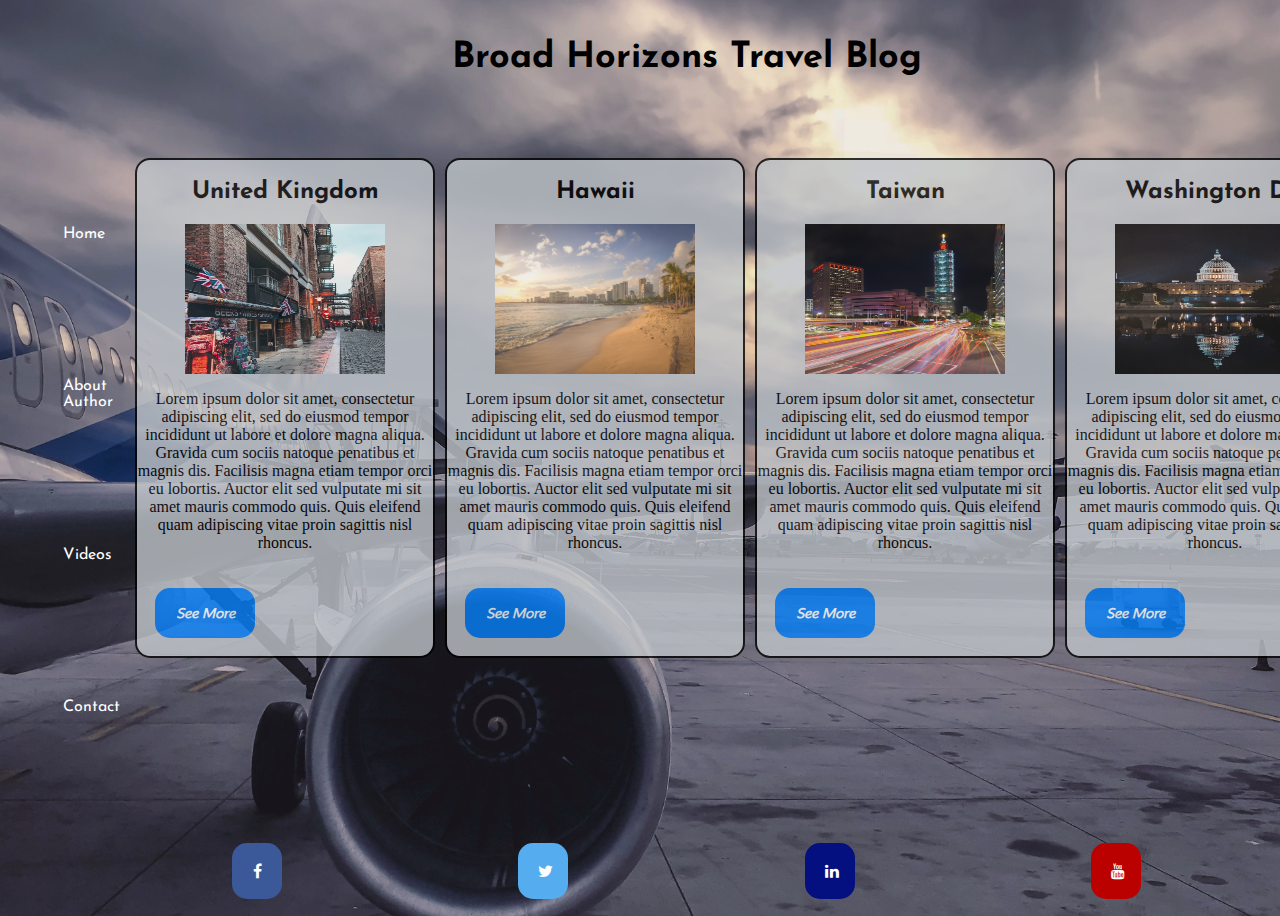
<file: index.html>
<!DOCTYPE html>
<html lang="en">

<head>
    <meta charset="UTF-8">
    <meta name="viewport" content="width=device-width, initial-scale=1.0">
    <title>Broad Horizons Travel Blog</title>
    <link rel="stylesheet" href="./CSS/styles.css">
    <link rel="preconnect" href="https://fonts.googleapis.com">
    <link rel="preconnect" href="https://fonts.gstatic.com" crossorigin>
    <link rel="preconnect" href="https://fonts.googleapis.com">
    <link rel="preconnect" href="https://fonts.gstatic.com" crossorigin>
    <link href="https://fonts.googleapis.com/css2?family=Josefin+Sans&family=Mooli&family=Quicksand&display=swap"
        rel="stylesheet">
    <link rel="stylesheet" href="https://cdnjs.cloudflare.com/ajax/libs/font-awesome/4.7.0/css/font-awesome.min.css">
</head>

<body>
    <div class="container">
        <header class="header">
            <h2>Broad Horizons Travel Blog</h2>
        </header> <!--Header-->
        <div class="main box"> <!--Main-->
            <div class="blogcard uk">
                <h2>United Kingdom</h2><img src="assets/images/unitedkingdom.jpg"
                    alt="an alleyway in the United Kingdom" width="200" height="150">
                <p class="blogtext">Lorem ipsum dolor sit amet, consectetur adipiscing elit, sed do eiusmod tempor
                    incididunt ut labore et dolore magna aliqua.
                    Gravida cum sociis natoque penatibus et magnis dis. Facilisis magna etiam tempor orci eu lobortis.
                    Auctor elit sed vulputate mi sit amet mauris commodo quis.
                    Quis eleifend quam adipiscing vitae proin sagittis nisl rhoncus.</p>
                <button class="blogbutton"><a href="bloguk.html"><i>See More</i></a></button>
            </div>
            <div class="blogcard hawaii">
                <h2>Hawaii</h2><img src="assets/images/hawaii.jpg" alt="a beach in hawaii" width="200" height="150">
                <p class="blogtext">Lorem ipsum dolor sit amet, consectetur adipiscing elit, sed do eiusmod tempor
                    incididunt ut labore et dolore magna aliqua.
                    Gravida cum sociis natoque penatibus et magnis dis. Facilisis magna etiam tempor orci eu lobortis.
                    Auctor elit sed vulputate mi sit amet mauris commodo quis.
                    Quis eleifend quam adipiscing vitae proin sagittis nisl rhoncus.</p>
                <button class="blogbutton"><a href="hawaii.html"><i>See More</i></a></button>
            </div>
            <div class="blogcard taiwan">
                <h2>Taiwan</h2><img src="assets/images/downtown taiwan.jpg" alt="a street at night in Taiwan"
                    width="200" height="150">
                <p class="blogtext">Lorem ipsum dolor sit amet, consectetur adipiscing elit, sed do eiusmod tempor
                    incididunt ut labore et dolore magna aliqua.
                    Gravida cum sociis natoque penatibus et magnis dis. Facilisis magna etiam tempor orci eu lobortis.
                    Auctor elit sed vulputate mi sit amet mauris commodo quis.
                    Quis eleifend quam adipiscing vitae proin sagittis nisl rhoncus.</p>
                <button class="blogbutton"><a href="taiwan.html"><i>See More</i></a></button>
            </div>
            <div class="blogcard dc">
                <h2>Washington DC</h2><img src="assets/images/capitol hill.jpg" alt="capitol building in washington dc"
                    width="200" height="150">
                <p class="blogtext">Lorem ipsum dolor sit amet, consectetur adipiscing elit, sed do eiusmod tempor
                    incididunt ut labore et dolore magna aliqua.
                    Gravida cum sociis natoque penatibus et magnis dis. Facilisis magna etiam tempor orci eu lobortis.
                    Auctor elit sed vulputate mi sit amet mauris commodo quis.
                    Quis eleifend quam adipiscing vitae proin sagittis nisl rhoncus.</p>
                <button class="blogbutton"><a href="dc.html"><i>See More</i></a></button>
            </div>
        </div>
        <div class="sidebar box"> <!--Sidebar-->
            <ul class="sideitems">
                <li><a href="index.html">Home</a></li>
                <li><a href="aboutauthor.html">About Author</a></li>
                <li><a href="https://www.youtube.com">Videos</a></li>
                <li><a href="#">Contact</a></li>
            </ul>
        </div>
        <footer class="footer"> <!--Footer-->
            <a href="https://www.facebook.com" class="fa fa-facebook"></a>
            <a href="https://www.twitter.com" class="fa fa-twitter"></a>
            <a href="https://www.linkedin.com" class="fa fa-linkedin"></a>
            <a href="https://www.youtube.com" class="fa fa-youtube"></a>
        </footer>
    </div>
</body>

</html>
</file>
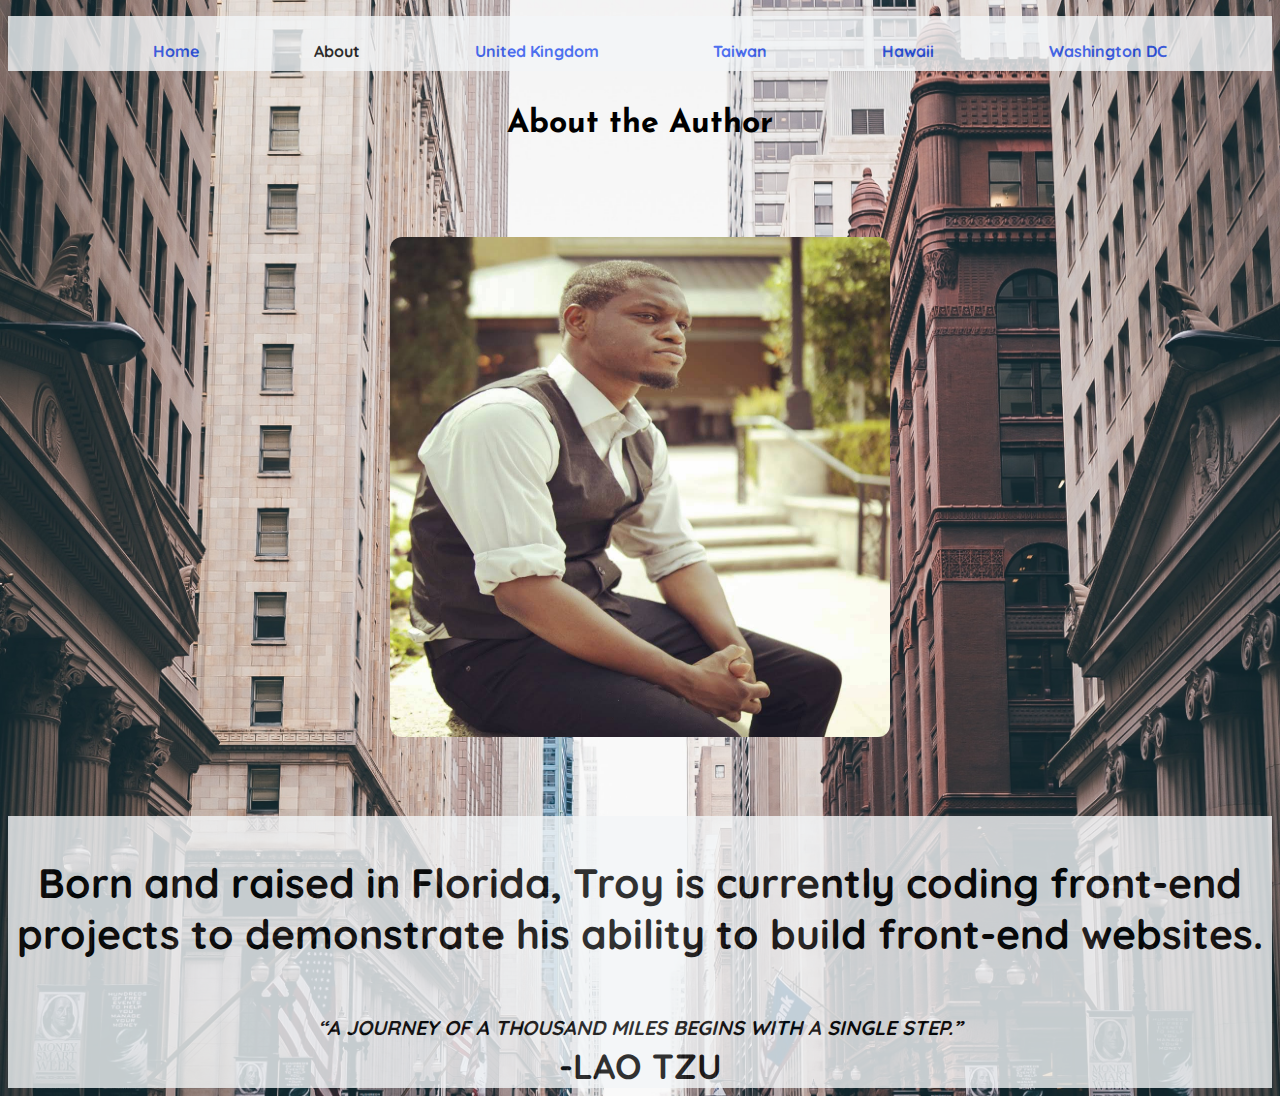
<file: aboutauthor.html>
<!DOCTYPE html>
<html lang="en">
<head>
    <meta charset="UTF-8">
    <meta name="viewport" content="width=device-width, initial-scale=1.0">
    <title>About the Author</title>
    <link rel="stylesheet" href="./CSS/newstyles.css">
    <link href="https://fonts.googleapis.com/css2?family=Josefin+Sans&family=Mooli&family=Quicksand&display=swap" rel="stylesheet">
</head>
<body>
    <div class="taskbar box">
        <ul class="tasklist newtasklist">
            <li><a href="index.html">Home</a></li>
            <li a href="aboutauthor.html">About</li>
            <li><a href="bloguk.html">United Kingdom</a></li>
            <li><a href="taiwan.html">Taiwan</a></li>
            <li><a href="hawaii.html">Hawaii</a></li>
            <li><a href="dc.html">Washington DC</a></li>
            
        </ul>
    </div>
    
    <div class="infocontainer">
    <h1 class="authorintro">About the Author</h1>
    <div class="heroimage"><img src="./assets/images/troyphoto.jpg" class="authorpic" alt="picture of the author" width="100" height="100"></div>
    <div class="authorbio">
    <div><h3 class="shortbio">Born and raised in Florida, Troy is currently coding front-end projects to demonstrate his ability to build front-end websites.</h3></div>
    <q>A JOURNEY OF A THOUSAND MILES BEGINS WITH A SINGLE STEP.</q> <br>-LAO TZU
    <div class="sociallinks"></div>
    </div>
    </div>
</body>
</html>
</file>
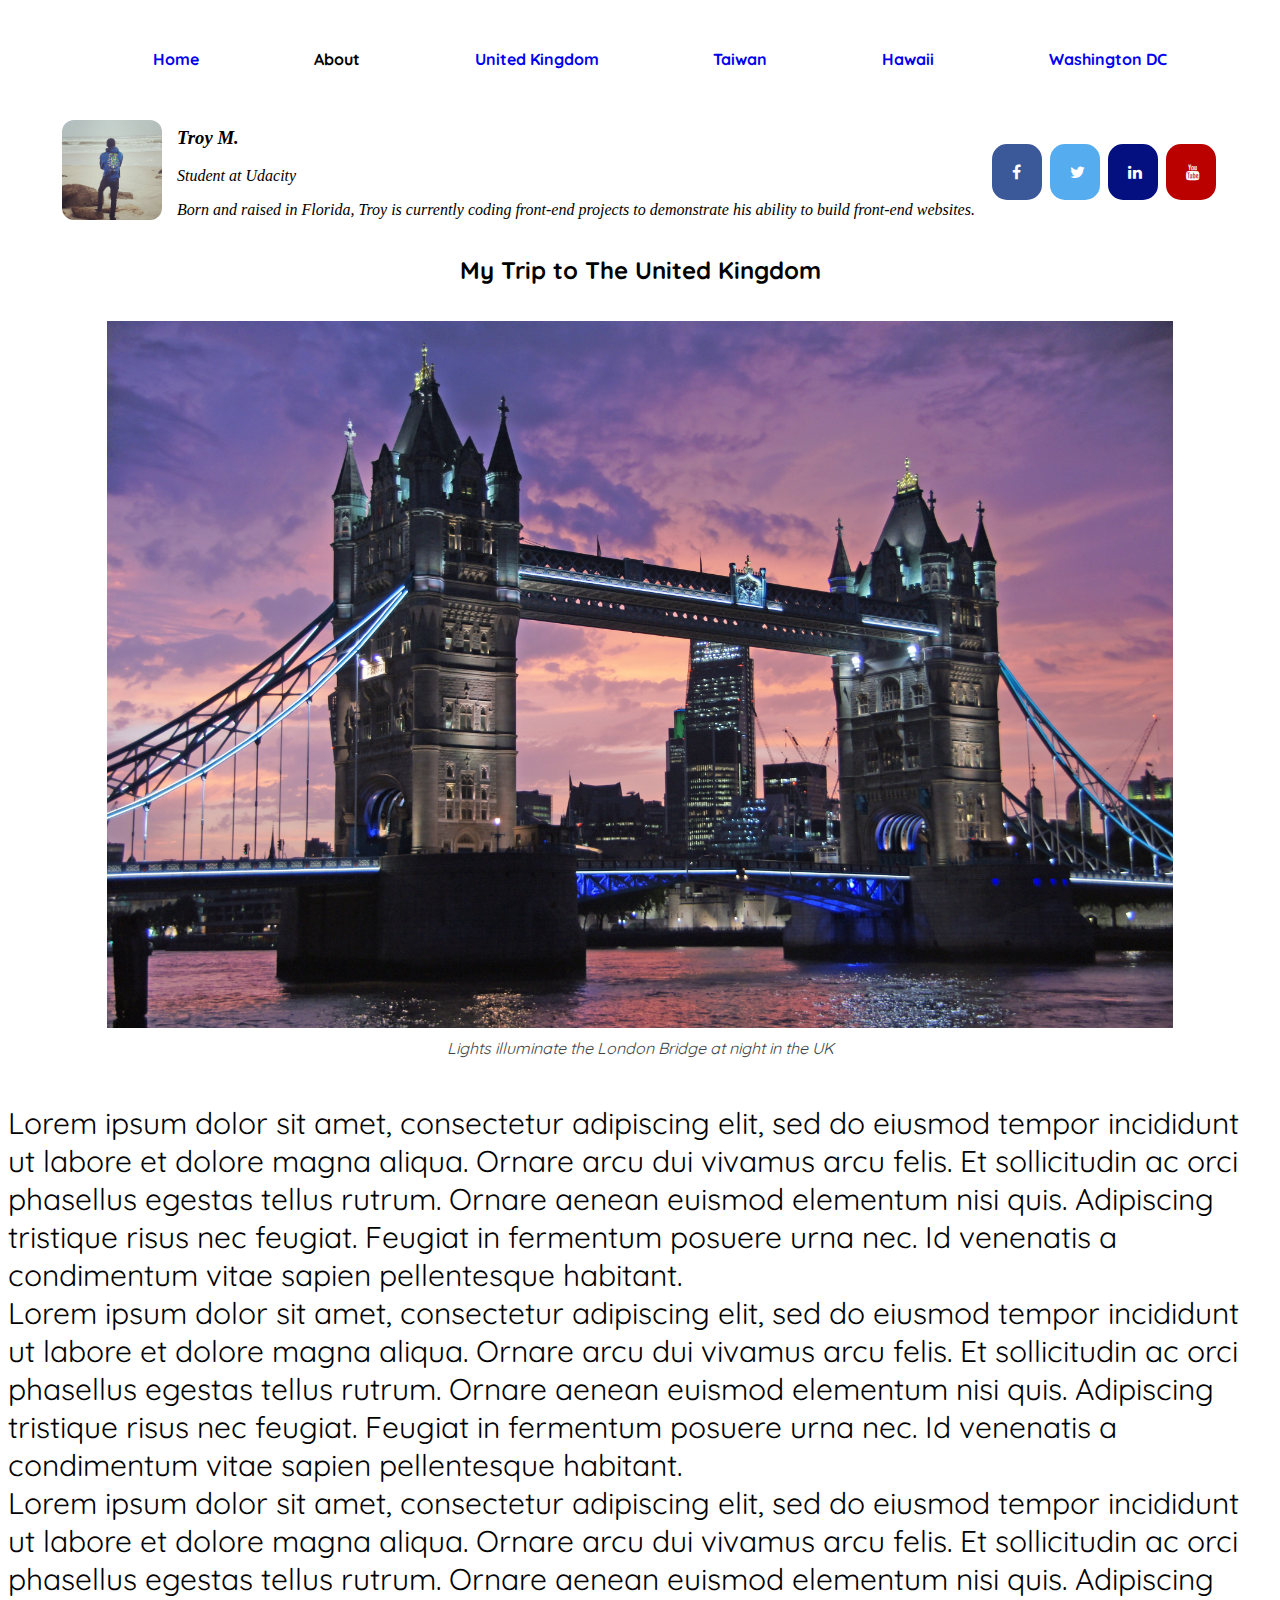
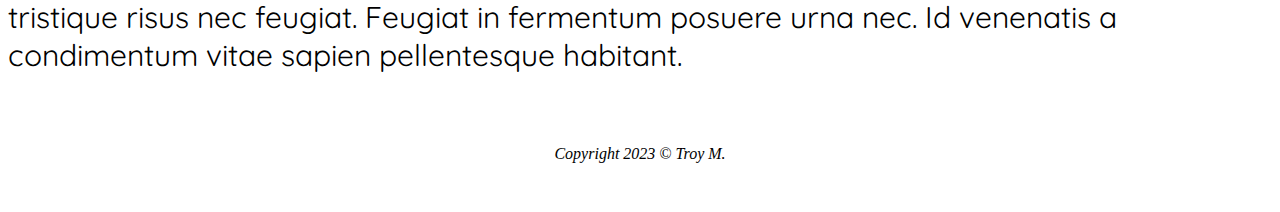
<file: bloguk.html>
<!DOCTYPE html>
<html lang="en">
<head>
    <meta charset="UTF-8">
    <meta name="viewport" content="width=device-width, initial-scale=1.0">
    <title>UK Trip</title>
    <link rel="stylesheet" href="./CSS/blogstyles.css">
    <link rel="preconnect" href="https://fonts.googleapis.com">
<link rel="preconnect" href="https://fonts.gstatic.com" crossorigin>
<link href="https://fonts.googleapis.com/css2?family=Josefin+Sans&family=Quicksand&display=swap" rel="stylesheet">
<link rel="stylesheet" href="https://cdnjs.cloudflare.com/ajax/libs/font-awesome/4.7.0/css/font-awesome.min.css">
</head>
<body>
<div class="newcontainer">
    <div class="taskbar box">
        <ul class="tasklist">
            <li><a href="index.html">Home</a></li>
            <li a href="aboutauthor.html">About</li>
            <li><a href="bloguk.html">United Kingdom</a></li>
            <li><a href="taiwan.html">Taiwan</a></li>
            <li><a href="hawaii.html">Hawaii</a></li>
            <li><a href="dc.html">Washington DC</a></li>
            
        </ul>
    </div>
    <header class="author box">
        <div class="authorphoto">
        <img src="assets/images/beachphoto.jpg" class="authorpic" alt="picture of the author" width="100" height="100">
        </div>    
        <div class="author-details">
        <h3>Troy M.</h3>
        <p class="description">Student at Udacity</p>
        <p class="shortbio">Born and raised in Florida, Troy is currently coding front-end projects to demonstrate his ability to build front-end websites.</p>
        </div>  
        <div class="sociallinks">
            <a href="#" class="fa fa-facebook"></a>
            <a href="#" class="fa fa-twitter"></a>
            <a href="#" class="fa fa-linkedin"></a>
            <a href="#" class="fa fa-youtube"></a>
        </div>
    </header>
    <div class="main box">
        <h2>My Trip to The United Kingdom</h2>
        <figure>
        <img src="assets/images/ukbridge.jpg" class="mainpic" alt="picture of a bridge in London">
        <figcaption class="caption"><em>Lights illuminate the London Bridge at night in the UK</em></figcaption>
        </figure>
        <p class="traveltext">Lorem ipsum dolor sit amet, consectetur adipiscing elit, sed do eiusmod tempor incididunt ut labore et dolore magna aliqua. Ornare arcu dui vivamus arcu felis. 
            Et sollicitudin ac orci phasellus egestas tellus rutrum. Ornare aenean euismod elementum nisi quis. Adipiscing tristique risus nec feugiat. Feugiat in fermentum posuere urna nec. 
            Id venenatis a condimentum vitae sapien pellentesque habitant. <br>Lorem ipsum dolor sit amet, consectetur adipiscing elit, sed do eiusmod tempor incididunt ut labore et dolore magna aliqua. Ornare arcu dui vivamus arcu felis. 
            Et sollicitudin ac orci phasellus egestas tellus rutrum. Ornare aenean euismod elementum nisi quis. Adipiscing tristique risus nec feugiat. Feugiat in fermentum posuere urna nec. 
            Id venenatis a condimentum vitae sapien pellentesque habitant. <br>Lorem ipsum dolor sit amet, consectetur adipiscing elit, sed do eiusmod tempor incididunt ut labore et dolore magna aliqua. Ornare arcu dui vivamus arcu felis. 
            Et sollicitudin ac orci phasellus egestas tellus rutrum. Ornare aenean euismod elementum nisi quis. Adipiscing tristique risus nec feugiat. Feugiat in fermentum posuere urna nec. 
            Id venenatis a condimentum vitae sapien pellentesque habitant. 
        </p>
    </div>
    <footer class="footer box">
        <p class="copyright">Copyright 2023 &#169 Troy M.</p>
    </footer>
</div>
</body>
</html>
</file>
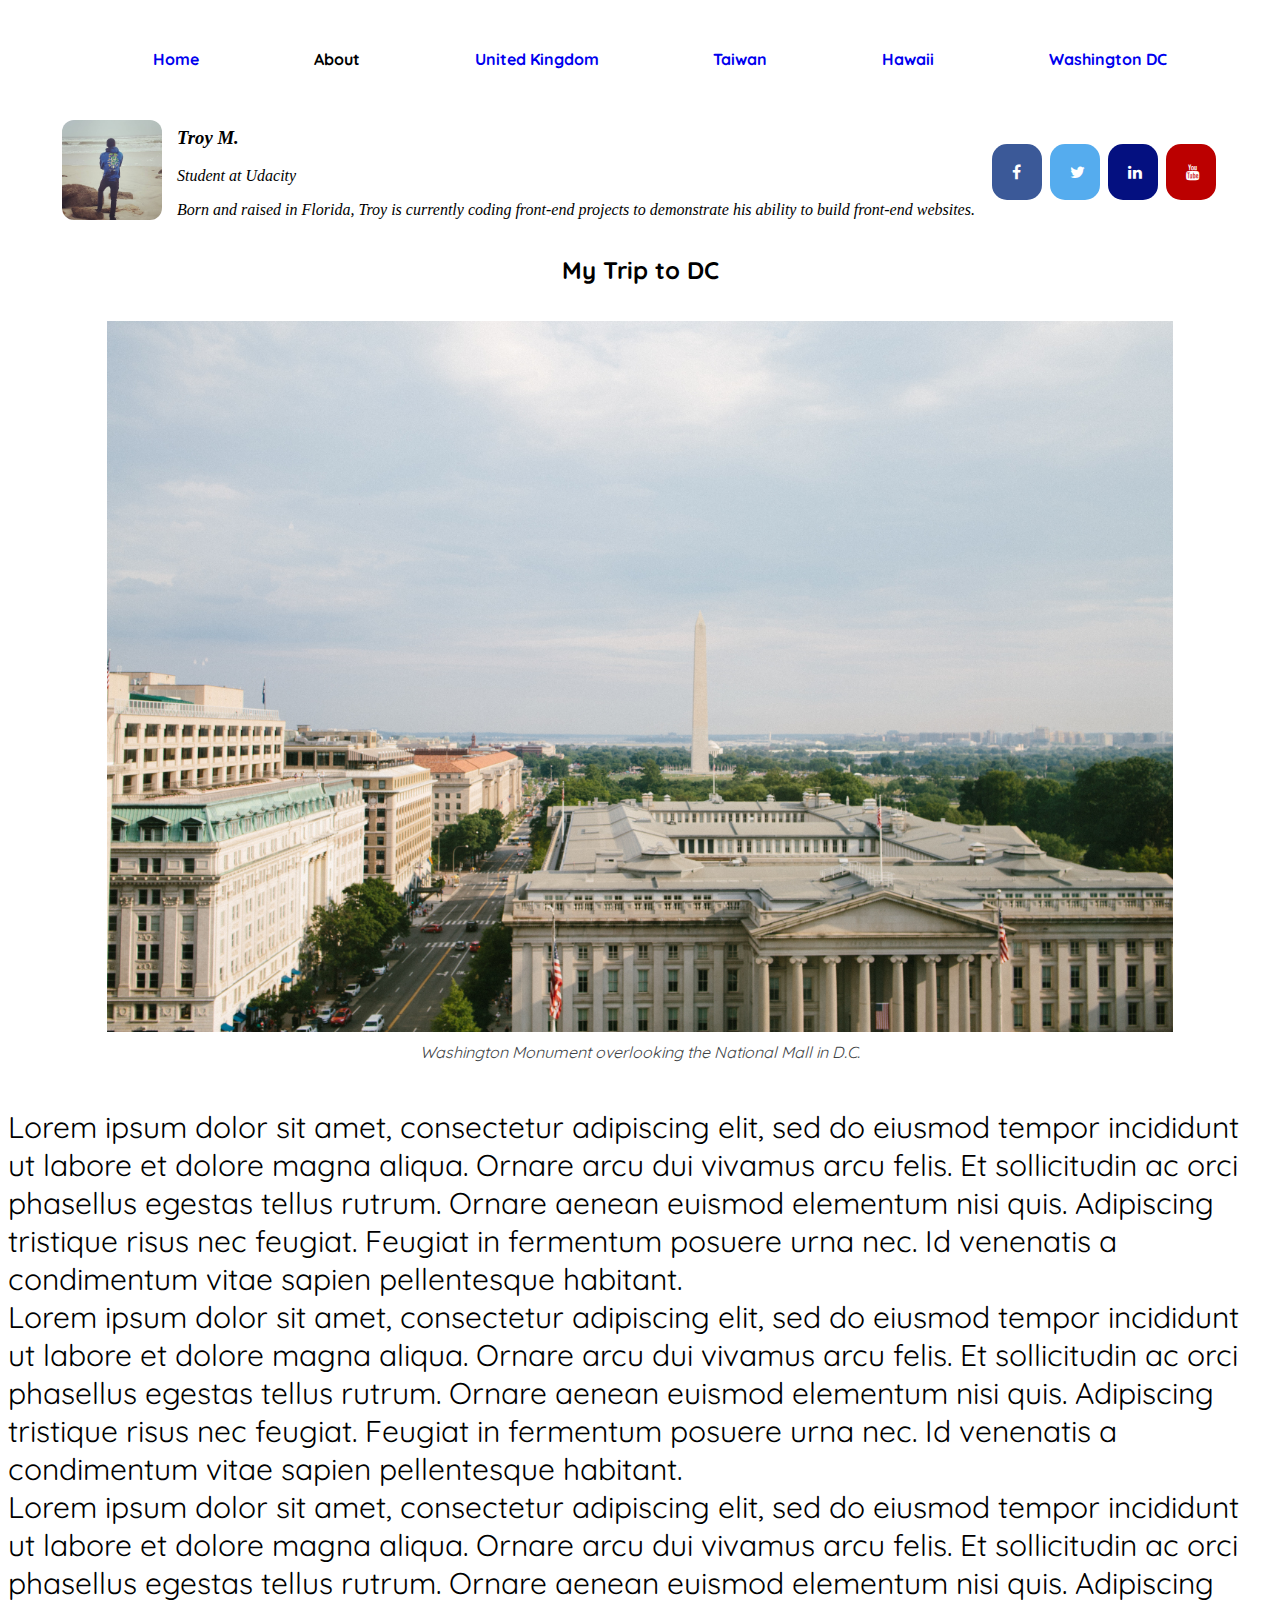
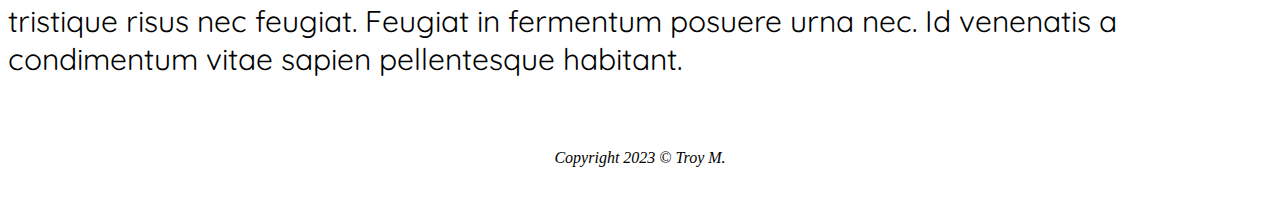
<file: dc.html>
<!DOCTYPE html>
<html lang="en">
<head>
    <meta charset="UTF-8">
    <meta name="viewport" content="width=device-width, initial-scale=1.0">
    <title>DC Trip</title>
    <link rel="stylesheet" href="./CSS/blogstyles.css">
    <link rel="preconnect" href="https://fonts.googleapis.com">
<link rel="preconnect" href="https://fonts.gstatic.com" crossorigin>
<link href="https://fonts.googleapis.com/css2?family=Josefin+Sans&family=Quicksand&display=swap" rel="stylesheet">
<link rel="stylesheet" href="https://cdnjs.cloudflare.com/ajax/libs/font-awesome/4.7.0/css/font-awesome.min.css">
</head>
<body>
<div class="newcontainer">
    <div class="taskbar box">
        <ul class="tasklist">
            <li><a href="index.html">Home</a></li>
            <li a href="aboutauthor.html">About</li>
            <li><a href="bloguk.html">United Kingdom</a></li>
            <li><a href="taiwan.html">Taiwan</a></li>
            <li><a href="hawaii.html">Hawaii</a></li>
            <li><a href="dc.html">Washington DC</a></li>
            
        </ul>
    </div>
    <header class="author box">
        <div class="authorphoto">
        <img src="assets/images/beachphoto.jpg" class="authorpic" alt="picture of the author" width="100" height="100">
        </div>    
        <div class="author-details">
        <h3>Troy M.</h3>
        <p class="description">Student at Udacity</p>
        <p class="shortbio">Born and raised in Florida, Troy is currently coding front-end projects to demonstrate his ability to build front-end websites.</p>
        </div>  
        <div class="sociallinks">
            <a href="#" class="fa fa-facebook"></a>
            <a href="#" class="fa fa-twitter"></a>
            <a href="#" class="fa fa-linkedin"></a>
            <a href="#" class="fa fa-youtube"></a>
        </div>
    </header>
    <div class="main box">
        <h2>My Trip to DC</h2>
        <figure>
        <img src="assets/images/washingtondc.jpg" class="mainpic" alt="picture of washington monument in DC">
        <figcaption class="caption"><em>Washington Monument overlooking the National Mall in D.C.</em></figcaption>
        </figure>
        <p class="traveltext">Lorem ipsum dolor sit amet, consectetur adipiscing elit, sed do eiusmod tempor incididunt ut labore et dolore magna aliqua. Ornare arcu dui vivamus arcu felis. 
            Et sollicitudin ac orci phasellus egestas tellus rutrum. Ornare aenean euismod elementum nisi quis. Adipiscing tristique risus nec feugiat. Feugiat in fermentum posuere urna nec. 
            Id venenatis a condimentum vitae sapien pellentesque habitant. <br>Lorem ipsum dolor sit amet, consectetur adipiscing elit, sed do eiusmod tempor incididunt ut labore et dolore magna aliqua. Ornare arcu dui vivamus arcu felis. 
            Et sollicitudin ac orci phasellus egestas tellus rutrum. Ornare aenean euismod elementum nisi quis. Adipiscing tristique risus nec feugiat. Feugiat in fermentum posuere urna nec. 
            Id venenatis a condimentum vitae sapien pellentesque habitant. <br>Lorem ipsum dolor sit amet, consectetur adipiscing elit, sed do eiusmod tempor incididunt ut labore et dolore magna aliqua. Ornare arcu dui vivamus arcu felis. 
            Et sollicitudin ac orci phasellus egestas tellus rutrum. Ornare aenean euismod elementum nisi quis. Adipiscing tristique risus nec feugiat. Feugiat in fermentum posuere urna nec. 
            Id venenatis a condimentum vitae sapien pellentesque habitant. 
        </p>
    </div>
    <footer class="footer box">
        <p class="copyright">Copyright 2023 &#169 Troy M.</p>
    </footer>
</div>
</body>
</html>
</file>
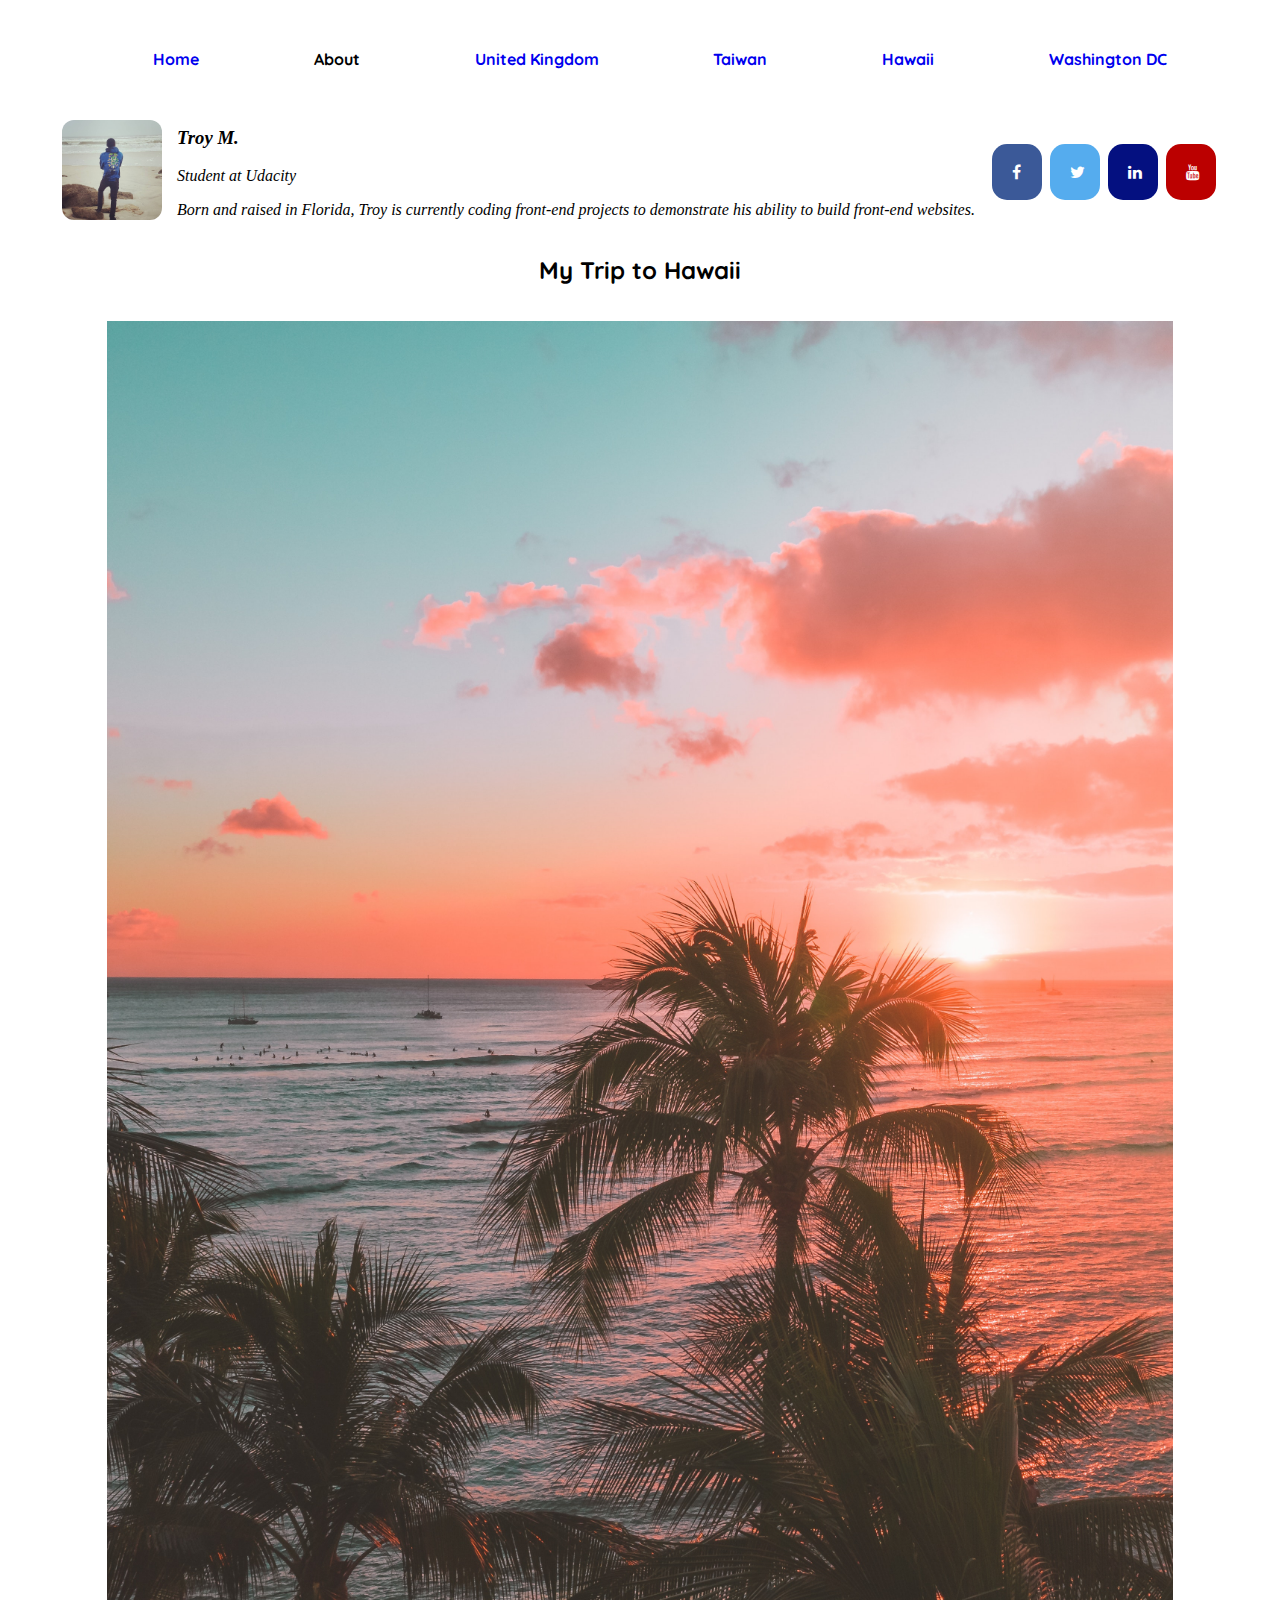
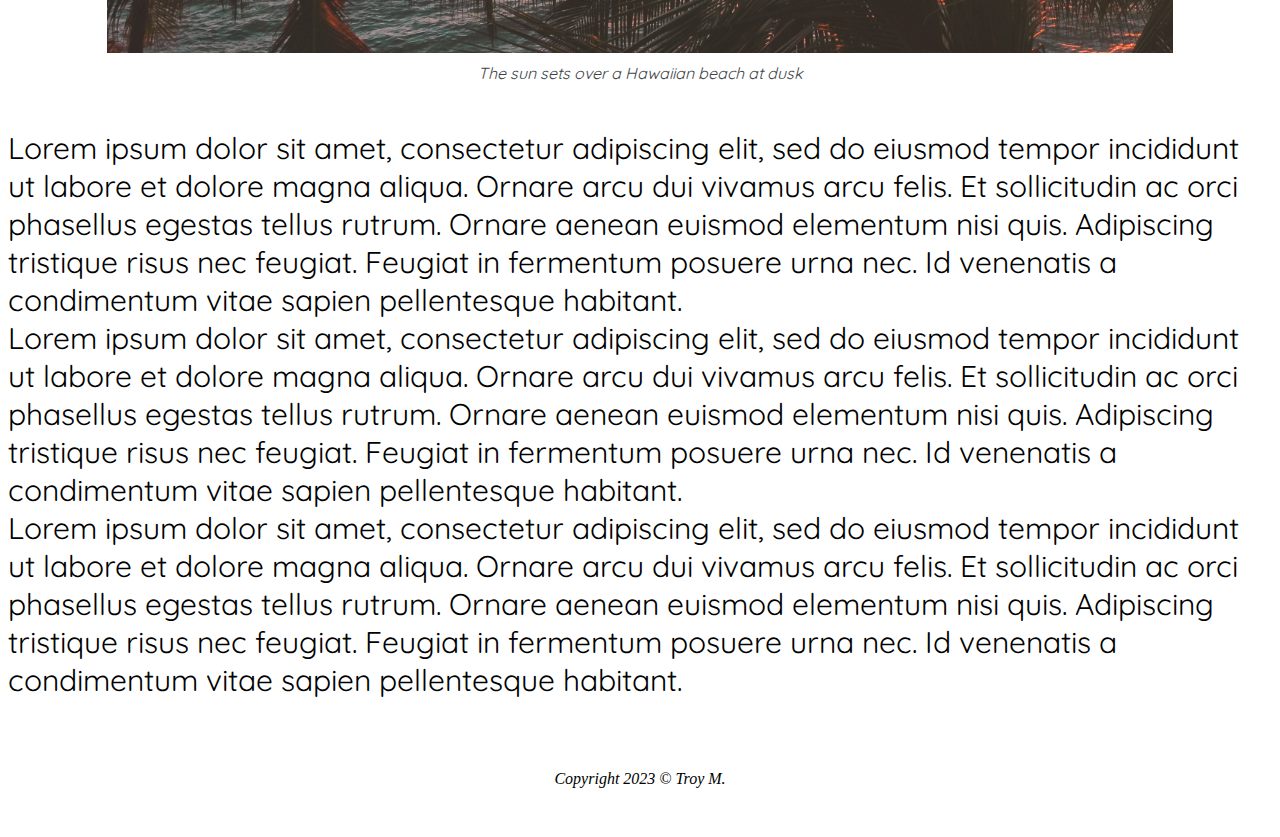
<file: hawaii.html>
<!DOCTYPE html>
<html lang="en">
<head>
    <meta charset="UTF-8">
    <meta name="viewport" content="width=device-width, initial-scale=1.0">
    <title>Hawaii Trip</title>
    <link rel="stylesheet" href="./CSS/blogstyles.css">
    <link rel="preconnect" href="https://fonts.googleapis.com">
<link rel="preconnect" href="https://fonts.gstatic.com" crossorigin>
<link href="https://fonts.googleapis.com/css2?family=Josefin+Sans&family=Quicksand&display=swap" rel="stylesheet">
<link rel="stylesheet" href="https://cdnjs.cloudflare.com/ajax/libs/font-awesome/4.7.0/css/font-awesome.min.css">
</head>
<body>
    <div class="newcontainer">
    <div class="taskbar box">
        <ul class="tasklist">
            <li><a href="index.html">Home</a></li>
            <li a href="aboutauthor.html">About</li>
            <li><a href="bloguk.html">United Kingdom</a></li>
            <li><a href="taiwan.html">Taiwan</a></li>
            <li><a href="hawaii.html">Hawaii</a></li>
            <li><a href="dc.html">Washington DC</a></li>
            
        </ul>
    </div>
    <header class="author box">
        <div class="authorphoto">
        <img src="assets/images/beachphoto.jpg" class="authorpic" alt="picture of the author" width="100" height="100">
        </div>    
        <div class="author-details">
        <h3>Troy M.</h3>
        <p class="description">Student at Udacity</p>
        <p class="shortbio">Born and raised in Florida, Troy is currently coding front-end projects to demonstrate his ability to build front-end websites.</p>
        </div>  
        <div class="sociallinks">
            <a href="#" class="fa fa-facebook"></a>
            <a href="#" class="fa fa-twitter"></a>
            <a href="#" class="fa fa-linkedin"></a>
            <a href="#" class="fa fa-youtube"></a>
        </div>
    </header>
    <div class="main box">
        <h2>My Trip to Hawaii</h2>
        <figure>
        <img src="assets/images/hawaiibeach.jpg" class="mainpic" alt="picture of a beach in Hawaii">
        <figcaption class="caption"><em>The sun sets over a Hawaiian beach at dusk</em></figcaption>
        </figure>
        <p class="traveltext">Lorem ipsum dolor sit amet, consectetur adipiscing elit, sed do eiusmod tempor incididunt ut labore et dolore magna aliqua. Ornare arcu dui vivamus arcu felis. 
            Et sollicitudin ac orci phasellus egestas tellus rutrum. Ornare aenean euismod elementum nisi quis. Adipiscing tristique risus nec feugiat. Feugiat in fermentum posuere urna nec. 
            Id venenatis a condimentum vitae sapien pellentesque habitant. <br>Lorem ipsum dolor sit amet, consectetur adipiscing elit, sed do eiusmod tempor incididunt ut labore et dolore magna aliqua. Ornare arcu dui vivamus arcu felis. 
            Et sollicitudin ac orci phasellus egestas tellus rutrum. Ornare aenean euismod elementum nisi quis. Adipiscing tristique risus nec feugiat. Feugiat in fermentum posuere urna nec. 
            Id venenatis a condimentum vitae sapien pellentesque habitant. <br>Lorem ipsum dolor sit amet, consectetur adipiscing elit, sed do eiusmod tempor incididunt ut labore et dolore magna aliqua. Ornare arcu dui vivamus arcu felis. 
            Et sollicitudin ac orci phasellus egestas tellus rutrum. Ornare aenean euismod elementum nisi quis. Adipiscing tristique risus nec feugiat. Feugiat in fermentum posuere urna nec. 
            Id venenatis a condimentum vitae sapien pellentesque habitant. 
        </p>
    </div>
    <footer class="footer box">
        <p class="copyright">Copyright 2023 &#169 Troy M.</p>
    </footer>
    </div>
</body>
</html>
</file>
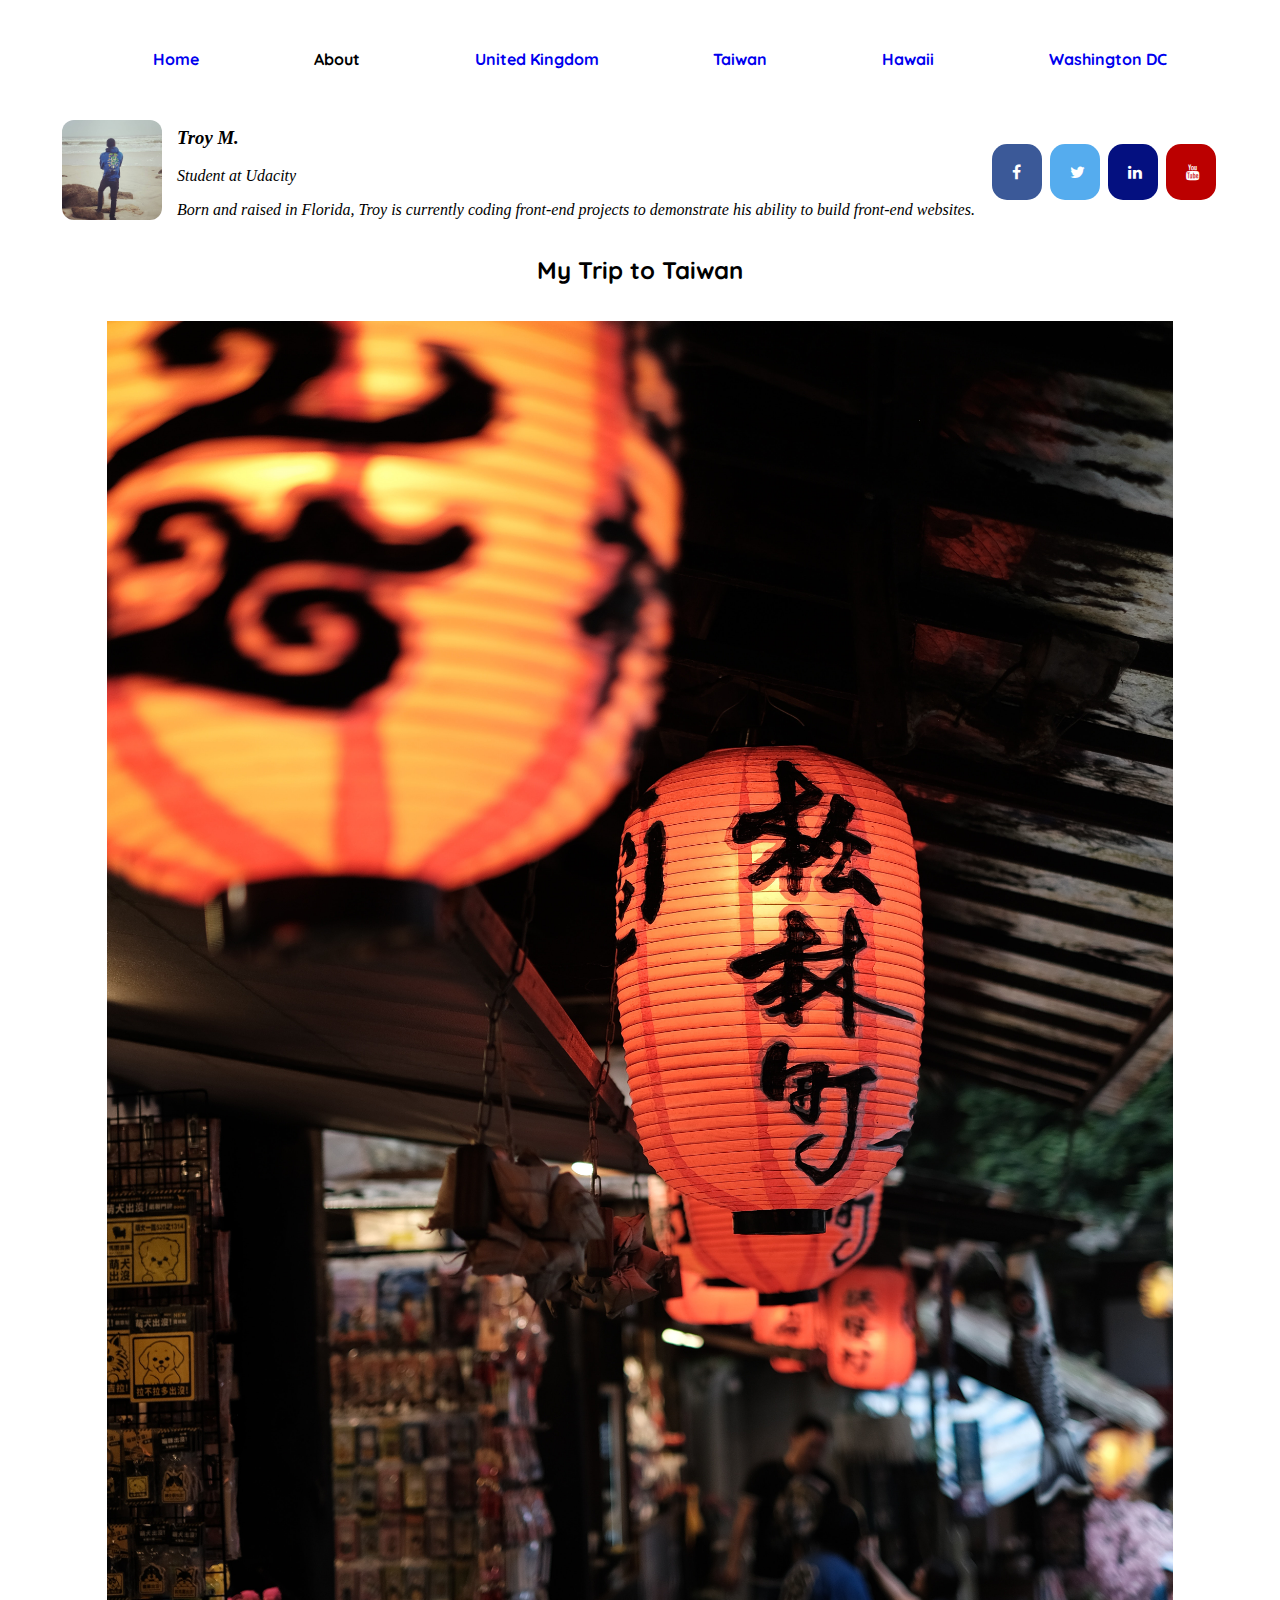
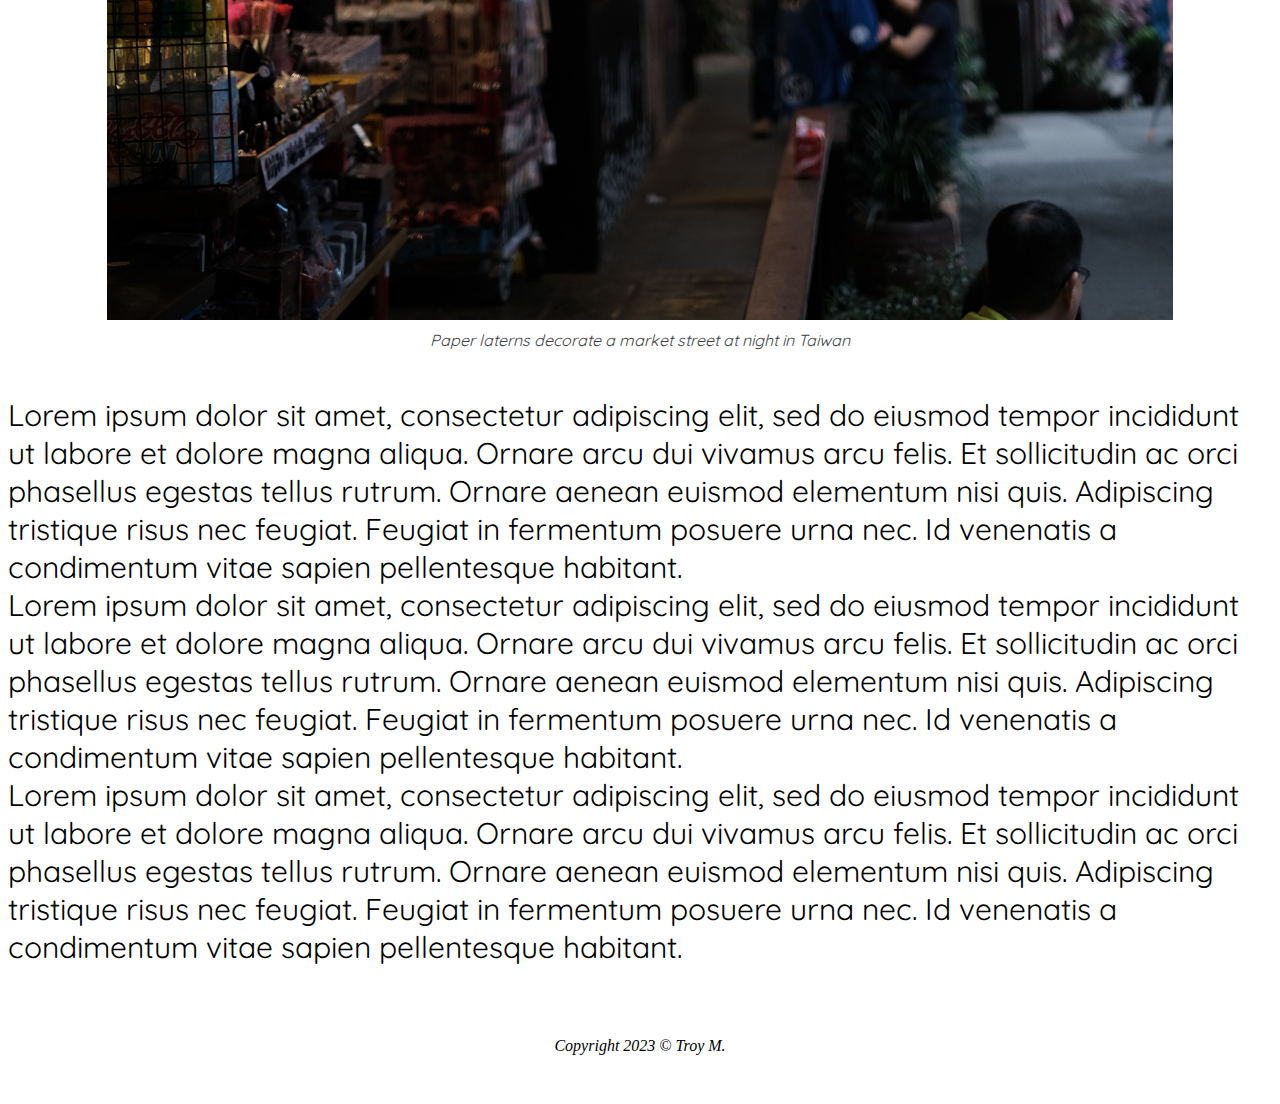
<file: taiwan.html>
<!DOCTYPE html>
<html lang="en">
<head>
    <meta charset="UTF-8">
    <meta name="viewport" content="width=device-width, initial-scale=1.0">
    <title>Taiwan Trip</title>
    <link rel="stylesheet" href="./CSS/blogstyles.css">
    <link rel="preconnect" href="https://fonts.googleapis.com">
<link rel="preconnect" href="https://fonts.gstatic.com" crossorigin>
<link href="https://fonts.googleapis.com/css2?family=Josefin+Sans&family=Quicksand&display=swap" rel="stylesheet">
<link rel="stylesheet" href="https://cdnjs.cloudflare.com/ajax/libs/font-awesome/4.7.0/css/font-awesome.min.css">
</head>
<body>
    <div class="newcontainer">
    <div class="taskbar box">
        <ul class="tasklist">
            <li><a href="index.html">Home</a></li>
            <li a href="aboutauthor.html">About</li>
            <li><a href="bloguk.html">United Kingdom</a></li>
            <li><a href="taiwan.html">Taiwan</a></li>
            <li><a href="hawaii.html">Hawaii</a></li>
            <li><a href="dc.html">Washington DC</a></li>
            
        </ul>
    </div>
    <header class="author box">
        <div class="authorphoto">
        <img src="assets/images/beachphoto.jpg" class="authorpic" alt="picture of the author" width="100" height="100">
        </div>    
        <div class="author-details">
        <h3>Troy M.</h3>
        <p class="description">Student at Udacity</p>
        <p class="shortbio">Born and raised in Florida, Troy is currently coding front-end projects to demonstrate his ability to build front-end websites.</p>
        </div>  
        <div class="sociallinks">
            <a href="#" class="fa fa-facebook"></a>
            <a href="#" class="fa fa-twitter"></a>
            <a href="#" class="fa fa-linkedin"></a>
            <a href="#" class="fa fa-youtube"></a>
        </div>
    </header>
    <div class="main box">
        <h2>My Trip to Taiwan</h2>
        <figure>   
        <img src="assets/images/taiwantrip.jpg" class="mainpic" alt="picture of paper laterns in Taiwan">
        <figcaption class="caption"><em>Paper laterns decorate a market street at night in Taiwan</em></figcaption>
        </figure>
        <p class="traveltext">Lorem ipsum dolor sit amet, consectetur adipiscing elit, sed do eiusmod tempor incididunt ut labore et dolore magna aliqua. Ornare arcu dui vivamus arcu felis. 
            Et sollicitudin ac orci phasellus egestas tellus rutrum. Ornare aenean euismod elementum nisi quis. Adipiscing tristique risus nec feugiat. Feugiat in fermentum posuere urna nec. 
            Id venenatis a condimentum vitae sapien pellentesque habitant. <br>Lorem ipsum dolor sit amet, consectetur adipiscing elit, sed do eiusmod tempor incididunt ut labore et dolore magna aliqua. Ornare arcu dui vivamus arcu felis. 
            Et sollicitudin ac orci phasellus egestas tellus rutrum. Ornare aenean euismod elementum nisi quis. Adipiscing tristique risus nec feugiat. Feugiat in fermentum posuere urna nec. 
            Id venenatis a condimentum vitae sapien pellentesque habitant. <br>Lorem ipsum dolor sit amet, consectetur adipiscing elit, sed do eiusmod tempor incididunt ut labore et dolore magna aliqua. Ornare arcu dui vivamus arcu felis. 
            Et sollicitudin ac orci phasellus egestas tellus rutrum. Ornare aenean euismod elementum nisi quis. Adipiscing tristique risus nec feugiat. Feugiat in fermentum posuere urna nec. 
            Id venenatis a condimentum vitae sapien pellentesque habitant. 
        </p>
    </div>
    <footer class="footer box">
        <p class="copyright">Copyright 2023 &#169 Troy M.</p>
    </footer>
    </div>
</body>
</html>
</file>
<file: CSS/styles.css>
@import url('sidebar.css');
@import url('mainstyle.css');
@import url('footer.css');
@import url('screensize.css');

* {
    box-sizing: border-box;
}

body {
    background-image: url("../assets/images/airport.jpg");
    background-size: cover;
    background-repeat: no-repeat;

}

a {
    color: white;
}


h2 {
    font-family: 'Josefin Sans', sans-serif;
    text-align: center;
}

.container {
    display: grid;
    width: 100vw;
    height: 100vh;
    grid-template-columns: 0.5fr 3fr;
    grid-template-rows: 100px auto 75px;
    grid-template-areas:
        'hd hd'
        'sd main'
        'ft ft';
}

.header {
    grid-area: hd;
    display: flex;
    justify-content: center;
    align-items: center;
    font-size: 24px;
    color: #000000;
    font-family: 'Josefin Sans', sans-serif;
}

.main {
    grid-area: main;
}


.footer {
    grid-area: ft;
}

.welcomesection {
    text-align: center;
}
</file>
<file: CSS/newstyles.css>
.infocontainer {
    display: flex;
    flex-direction: column;
    gap: 75px;
    justify-content: space-between;
    align-items: center;
}

.authorintro {
    font-family: 'Josefin Sans', sans-serif;   
}

img {
    width: 500px;
    height: 500px;
    border-radius: 12px;
}

body {
    background-image: url("../assets/images/cityscape.jpg");
    background-size: cover;
}


.authorbio {
    font-size: 35px;
    font-weight: bold;
    color: #000000;
    text-align: center;
    background-color: #f3f6f8;
    width: 100%;
    font-family: 'Quicksand', sans-serif;
    opacity: 0.8;
}

q {
   font-size: 20px;
   font-style: italic; 
}

.tasklist {
    list-style-type: none;
    display: flex;
    justify-content: space-evenly;
    align-items: center;
}

.tasklist > li {
    font-family: 'Quicksand', sans-serif;
    margin-top: 15px;
    font-weight: bold;
    padding: 10px;
}

.tasklist > li:hover {
    cursor: pointer;
    background-color: #0E97D7;
}

a{
    text-decoration: none;
    color: #2550EF;
}

a:visited

.newtasklist {
    color: #000000;
}

.taskbar {
    background-color: #f3f6f8;
    width: 100%;
    font-family: 'Quicksand', sans-serif;
    opacity: 0.8;
}
</file>
<file: CSS/blogstyles.css>
@import url('taskbar.css');
@import url('socialmedia.css');

* {
    box-sizing: border-box;
}

.newcontainer {
    display: grid;
    width: 100%;
    grid-template-columns: 1fr;
    grid-template-rows: 100px auto auto 100px;
    grid-template-areas: 
    'tkb'
    'athr'
    'main'
    'ft';
}

.taskbar {
    grid-area: tkb;
}

.author {
    grid-area: athr;
    display: flex;
    align-items: center;
    justify-content: center;
    gap: 15px;
}

.main {
    grid-area: main;
    flex-direction: column;
    display: flex;
    justify-content: center;
    align-items: center;
    font-family: 'Quicksand', sans-serif;
}

.footer {
    grid-area: ft;
    display: flex;
    justify-content: center;
    align-items: center;
}

.socialmedia {
    grid-area: scmd;
}

/* Author Info Styling*/

.authorpic {
    border-radius: 12px;
}

.author-details{
    flex-direction: column;
    font-style: italic;
}


/*Main Styling*/

.traveltext {
    font-size: 30px;
}

.mainpic {
    width: 90%;
}

/* Footer Styling*/

.copyright {
    font-size: 16px;
    font-style: italic;
}


  /*Beach Picture*/

  .beachpic {
    text-align: center;
  }

  /* Phones */
@media screen and (max-width: 425px) {

    .tasklist {
        list-style-type: none;
        display: flex;
        flex-wrap: wrap;
        margin: 25px;
        justify-content: space-evenly;
        align-items: center;
    }

    .author{
        margin-top: 50px;
        display: flex;
        flex-direction: column;
        font-style: italic;
    }
 }

 @media screen and (min-width:426px) and (max-width: 768px) {

    /* No Adjustments Needed, Displays Fine on Tablets */
 }

 .caption {
    color:#404346;
 }

 figure {
    display: flex;
    flex-direction: column;
    align-items: center;
    gap: 10px;
 }
</file>
